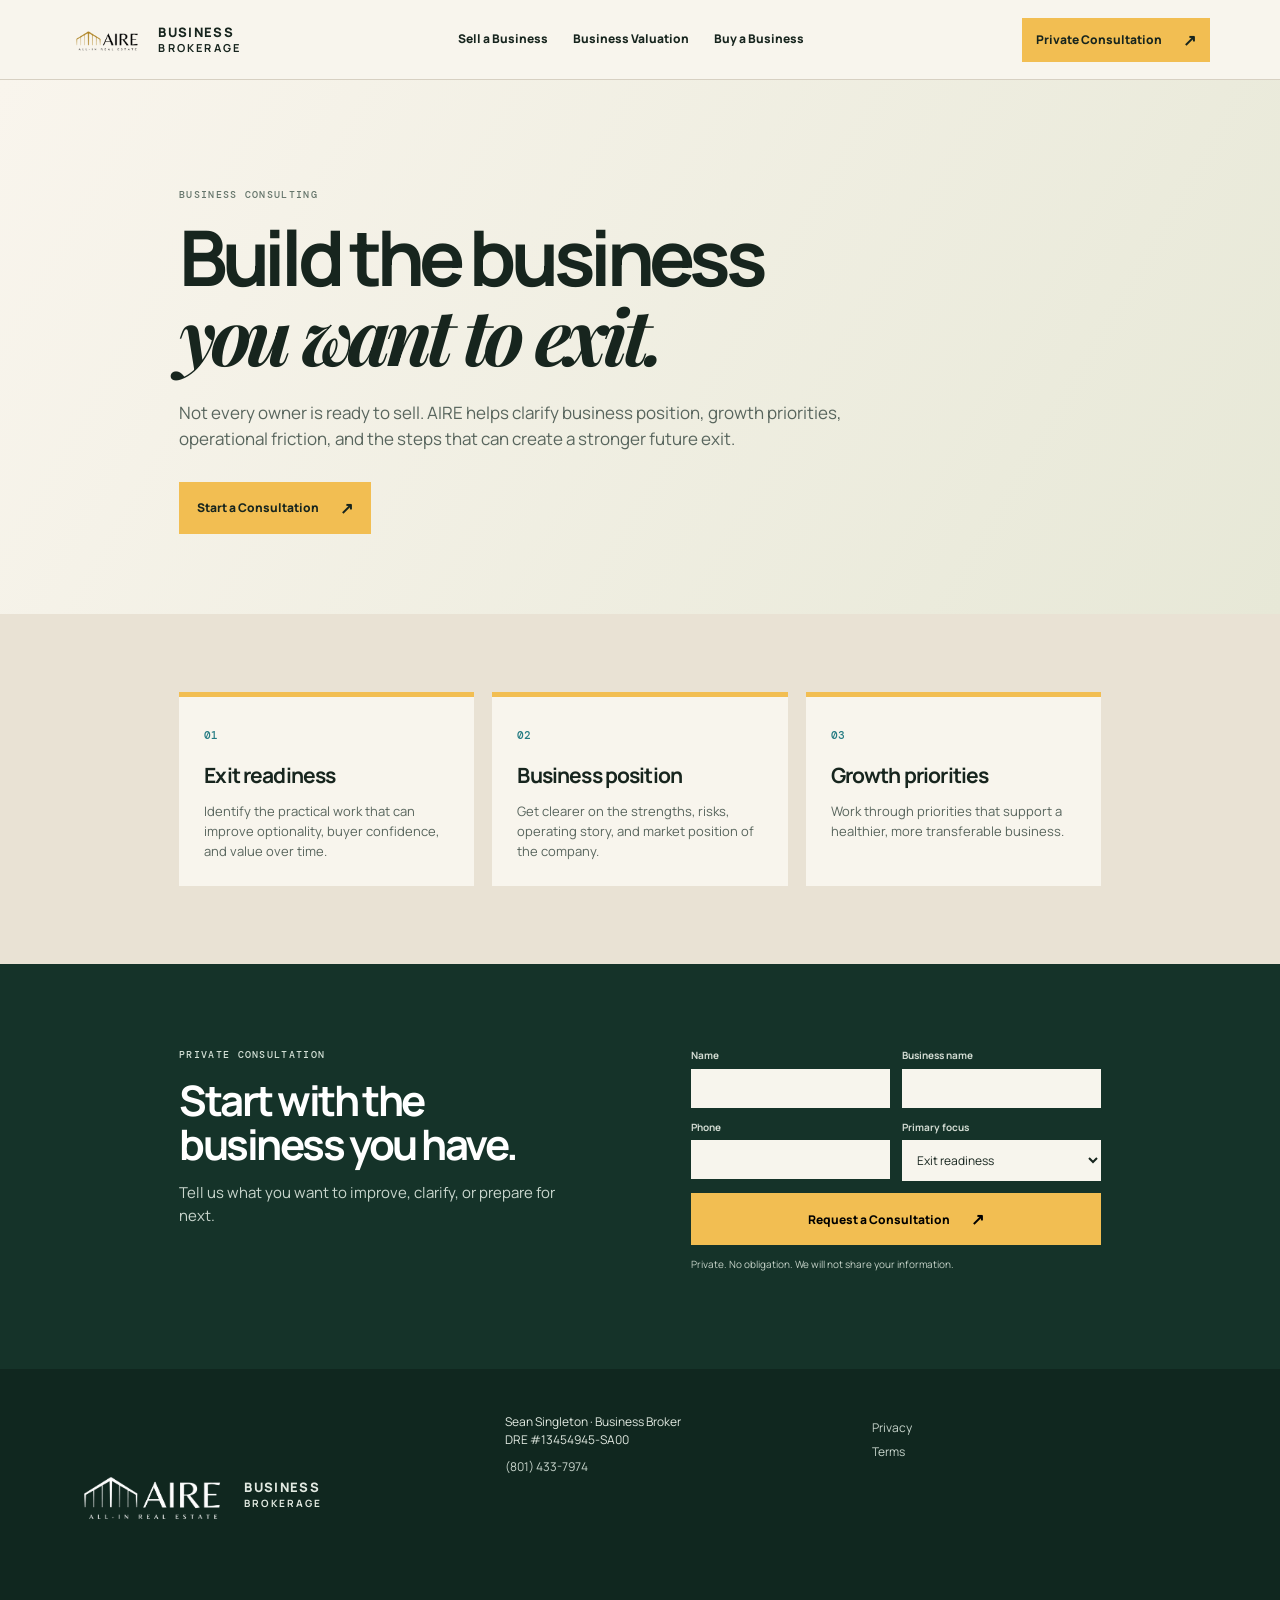
<file: business-consulting.html>
<!doctype html>
<html lang="en">
  <head><meta charset="utf-8" /><meta name="viewport" content="width=device-width, initial-scale=1" /><title>Business Consulting | AIRE Business Brokerage</title><meta name="description" content="Business consulting for owners planning growth, operational improvements, or a future exit." /><link rel="stylesheet" href="styles.css" /></head>
  <body>
    <script src="intake.js" defer></script>
    <header class="site-header"><a class="brand" href="index.html"><img src="assets/aire-logo-transparent-v2.png" alt="AIRE" /><span>BUSINESS<br /><b>BROKERAGE</b></span></a><nav><a href="sell-a-business.html">Sell a Business</a><a href="business-valuation.html">Business Valuation</a><a href="buy-a-business.html">Buy a Business</a></nav><a class="button button-small" href="#consult">Private Consultation <span>↗</span></a></header>
    <main class="conversion-page"><section class="page-hero"><p class="eyebrow">BUSINESS CONSULTING</p><h1>Build the business<br /><em>you want to exit.</em></h1><p>Not every owner is ready to sell. AIRE helps clarify business position, growth priorities, operational friction, and the steps that can create a stronger future exit.</p><a class="button" href="#consult">Start a Consultation <span>↗</span></a></section><section class="page-grid"><article><span>01</span><h2>Exit readiness</h2><p>Identify the practical work that can improve optionality, buyer confidence, and value over time.</p></article><article><span>02</span><h2>Business position</h2><p>Get clearer on the strengths, risks, operating story, and market position of the company.</p></article><article><span>03</span><h2>Growth priorities</h2><p>Work through priorities that support a healthier, more transferable business.</p></article></section><section class="form-panel" id="consult"><div><p class="eyebrow">PRIVATE CONSULTATION</p><h2>Start with the business you have.</h2><p>Tell us what you want to improve, clarify, or prepare for next.</p></div><form action="mailto:saltlakesingleton@gmail.com" method="post" enctype="text/plain"><label>Name<input required name="Name" /></label><label>Business name<input required name="Business name" /></label><label>Phone<input required name="Phone" type="tel" /></label><label>Primary focus<select name="Focus"><option>Exit readiness</option><option>Business position</option><option>Growth strategy</option><option>Other</option></select></label><button class="button" type="submit">Request a Consultation <span>↗</span></button><small>Private. No obligation. We will not share your information.</small></form></section></main>
    <footer><div class="footer-brand"><div class="brand"><img src="assets/aire-logo-transparent-v2.png" alt="AIRE" /><span>BUSINESS<br /><b>BROKERAGE</b></span></div></div><div class="footer-contact"><p>Sean Singleton · Business Broker<br /><span class="license">DRE #13454945-SA00</span></p><a href="tel:+18014337974">(801) 433-7974</a></div><div><a href="privacy.html">Privacy</a><a href="terms.html">Terms</a></div></footer>
  </body>
</html>
</file>
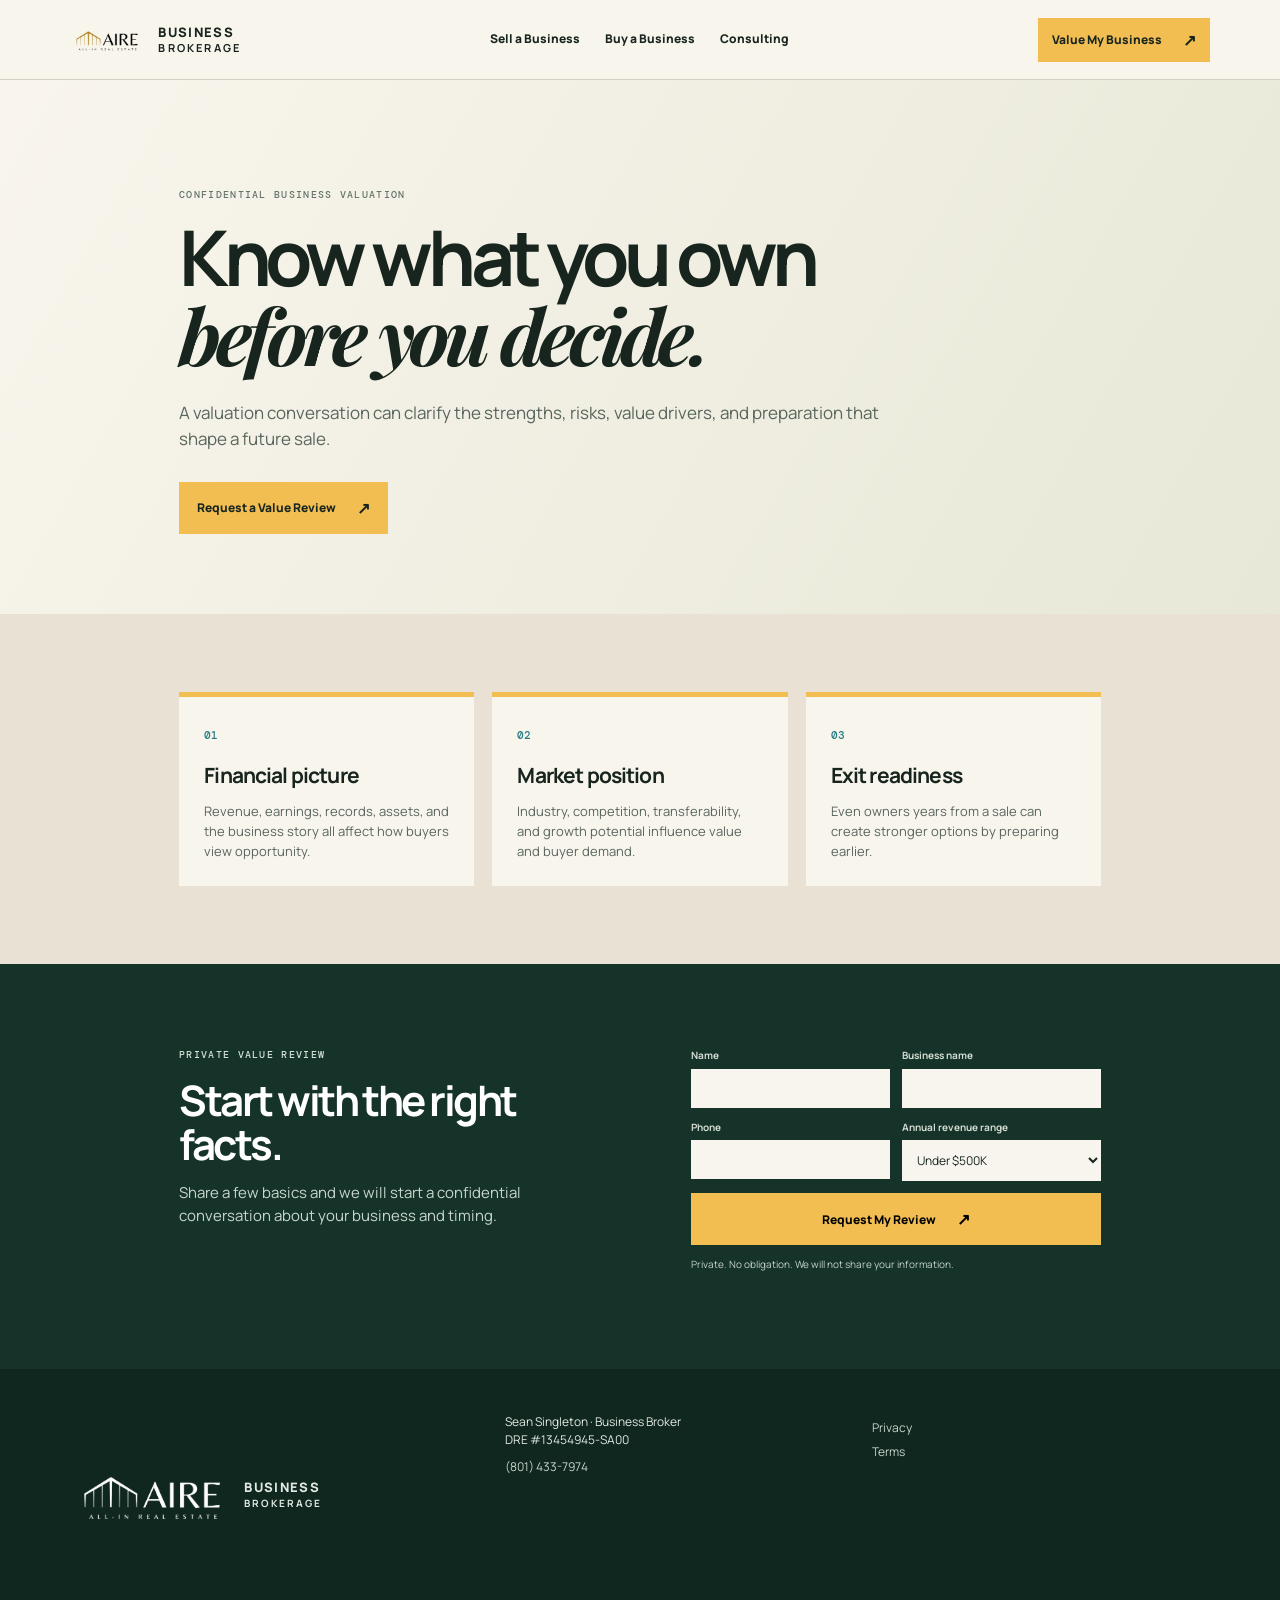
<file: business-valuation.html>
<!doctype html>
<html lang="en">
  <head><meta charset="utf-8" /><meta name="viewport" content="width=device-width, initial-scale=1" /><title>Business Valuation | AIRE Business Brokerage</title><meta name="description" content="Request a confidential business value review from AIRE Business Brokerage." /><link rel="stylesheet" href="styles.css" /></head>
  <body>
    <script src="intake.js" defer></script>
    <header class="site-header"><a class="brand" href="index.html"><img src="assets/aire-logo-transparent-v2.png" alt="AIRE" /><span>BUSINESS<br /><b>BROKERAGE</b></span></a><nav><a href="sell-a-business.html">Sell a Business</a><a href="buy-a-business.html">Buy a Business</a><a href="business-consulting.html">Consulting</a></nav><a class="button button-small" href="#value-review">Value My Business <span>↗</span></a></header>
    <main class="conversion-page"><section class="page-hero"><p class="eyebrow">CONFIDENTIAL BUSINESS VALUATION</p><h1>Know what you own<br /><em>before you decide.</em></h1><p>A valuation conversation can clarify the strengths, risks, value drivers, and preparation that shape a future sale.</p><a class="button" href="#value-review">Request a Value Review <span>↗</span></a></section><section class="page-grid"><article><span>01</span><h2>Financial picture</h2><p>Revenue, earnings, records, assets, and the business story all affect how buyers view opportunity.</p></article><article><span>02</span><h2>Market position</h2><p>Industry, competition, transferability, and growth potential influence value and buyer demand.</p></article><article><span>03</span><h2>Exit readiness</h2><p>Even owners years from a sale can create stronger options by preparing earlier.</p></article></section><section class="form-panel" id="value-review"><div><p class="eyebrow">PRIVATE VALUE REVIEW</p><h2>Start with the right facts.</h2><p>Share a few basics and we will start a confidential conversation about your business and timing.</p></div><form action="mailto:saltlakesingleton@gmail.com" method="post" enctype="text/plain"><label>Name<input required name="Name" /></label><label>Business name<input required name="Business name" /></label><label>Phone<input required name="Phone" type="tel" /></label><label>Annual revenue range<select name="Revenue range"><option>Under $500K</option><option>$500K–$1M</option><option>$1M–$5M</option><option>$5M+</option></select></label><button class="button" type="submit">Request My Review <span>↗</span></button><small>Private. No obligation. We will not share your information.</small></form></section></main>
    <footer><div class="footer-brand"><div class="brand"><img src="assets/aire-logo-transparent-v2.png" alt="AIRE" /><span>BUSINESS<br /><b>BROKERAGE</b></span></div></div><div class="footer-contact"><p>Sean Singleton · Business Broker<br /><span class="license">DRE #13454945-SA00</span></p><a href="tel:+18014337974">(801) 433-7974</a></div><div><a href="privacy.html">Privacy</a><a href="terms.html">Terms</a></div></footer>
  </body>
</html>
</file>
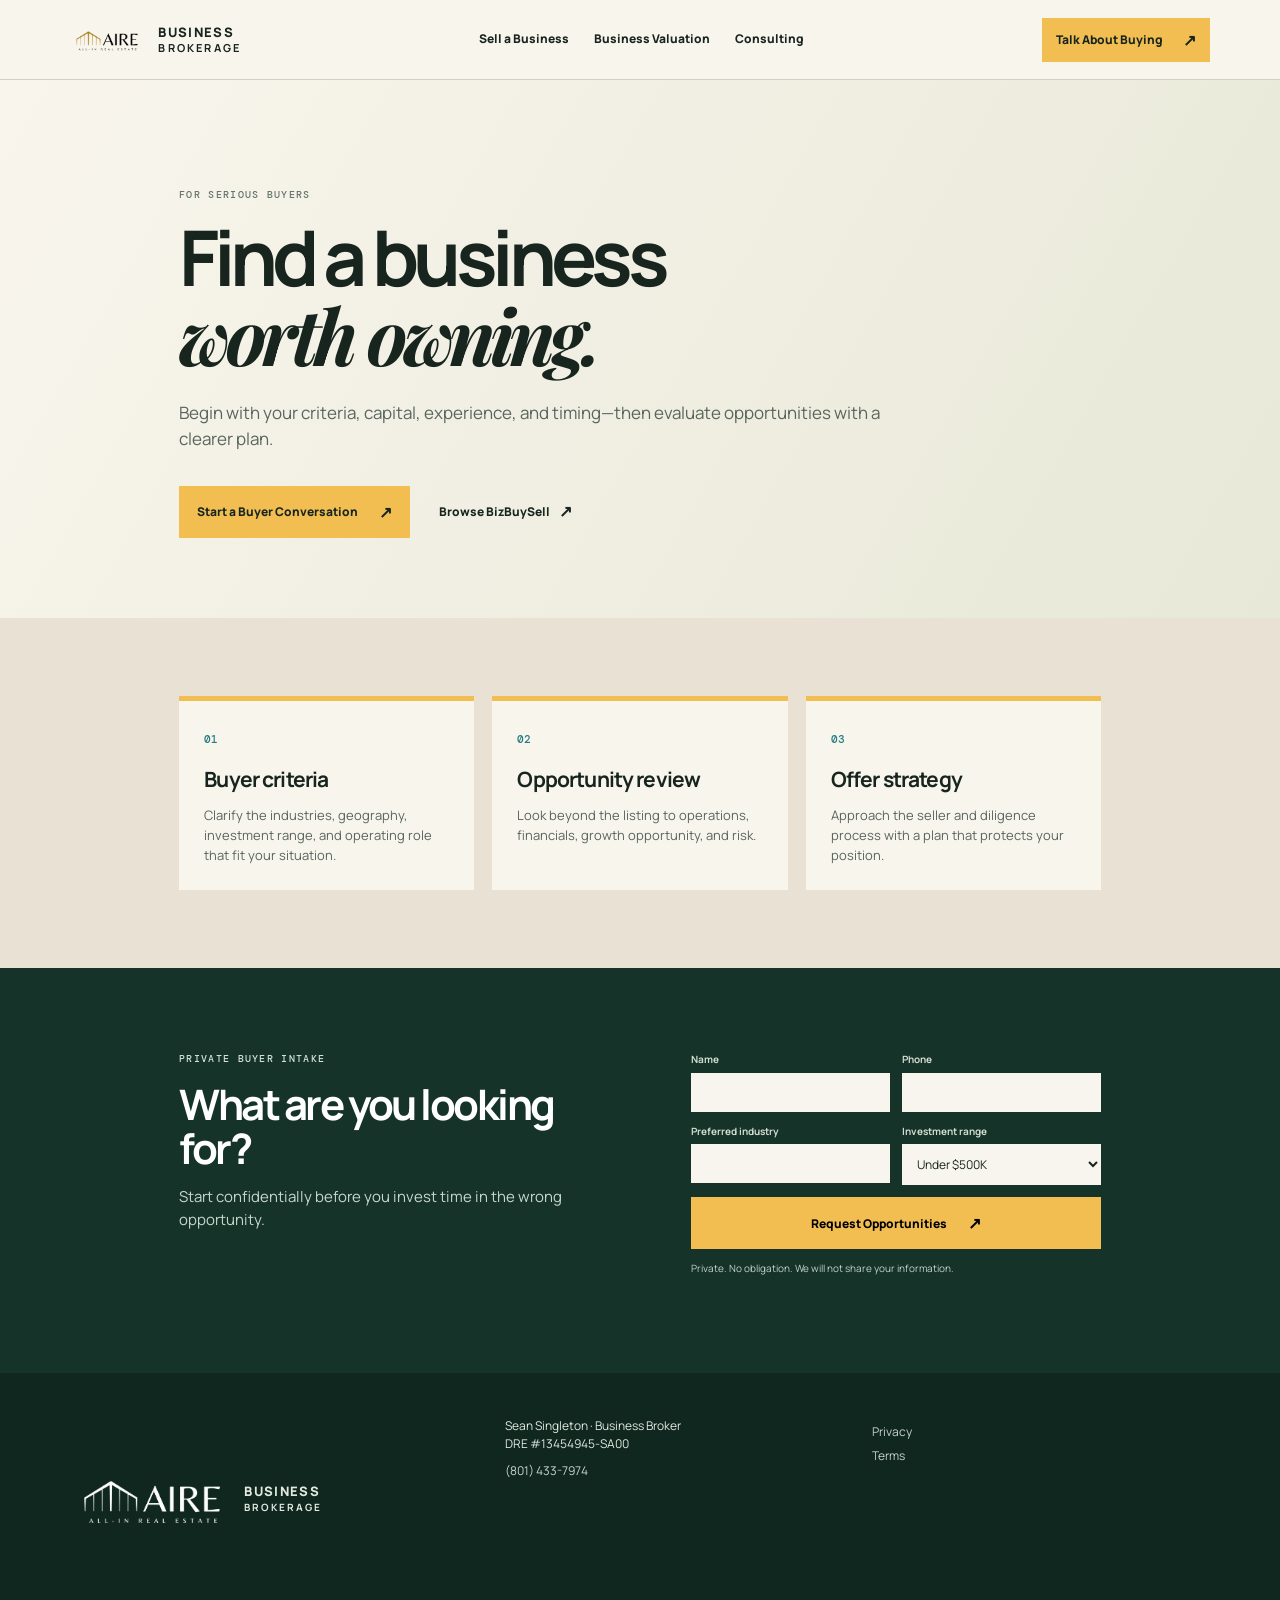
<file: buy-a-business.html>
<!doctype html>
<html lang="en">
  <head><meta charset="utf-8" /><meta name="viewport" content="width=device-width, initial-scale=1" /><title>Buy a Business | AIRE Business Brokerage</title><meta name="description" content="Start a confidential buyer conversation with AIRE Business Brokerage." /><link rel="stylesheet" href="styles.css" /></head>
  <body>
    <script src="intake.js" defer></script>
    <header class="site-header"><a class="brand" href="index.html"><img src="assets/aire-logo-transparent-v2.png" alt="AIRE" /><span>BUSINESS<br /><b>BROKERAGE</b></span></a><nav><a href="sell-a-business.html">Sell a Business</a><a href="business-valuation.html">Business Valuation</a><a href="business-consulting.html">Consulting</a></nav><a class="button button-small" href="#buyer-call">Talk About Buying <span>↗</span></a></header>
    <main class="conversion-page"><section class="page-hero"><p class="eyebrow">FOR SERIOUS BUYERS</p><h1>Find a business<br /><em>worth owning.</em></h1><p>Begin with your criteria, capital, experience, and timing—then evaluate opportunities with a clearer plan.</p><div class="hero-actions"><a class="button" href="#buyer-call">Start a Buyer Conversation <span>↗</span></a><a class="text-link" href="https://www.bizbuysell.com/" target="_blank" rel="noreferrer">Browse BizBuySell <span>↗</span></a></div></section><section class="page-grid"><article><span>01</span><h2>Buyer criteria</h2><p>Clarify the industries, geography, investment range, and operating role that fit your situation.</p></article><article><span>02</span><h2>Opportunity review</h2><p>Look beyond the listing to operations, financials, growth opportunity, and risk.</p></article><article><span>03</span><h2>Offer strategy</h2><p>Approach the seller and diligence process with a plan that protects your position.</p></article></section><section class="form-panel" id="buyer-call"><div><p class="eyebrow">PRIVATE BUYER INTAKE</p><h2>What are you looking for?</h2><p>Start confidentially before you invest time in the wrong opportunity.</p></div><form action="mailto:saltlakesingleton@gmail.com" method="post" enctype="text/plain"><label>Name<input required name="Name" /></label><label>Phone<input required name="Phone" type="tel" /></label><label>Preferred industry<input name="Industry" /></label><label>Investment range<select name="Investment range"><option>Under $500K</option><option>$500K–$1M</option><option>$1M–$5M</option><option>$5M+</option></select></label><button class="button" type="submit">Request Opportunities <span>↗</span></button><small>Private. No obligation. We will not share your information.</small></form></section></main>
    <footer><div class="footer-brand"><div class="brand"><img src="assets/aire-logo-transparent-v2.png" alt="AIRE" /><span>BUSINESS<br /><b>BROKERAGE</b></span></div></div><div class="footer-contact"><p>Sean Singleton · Business Broker<br /><span class="license">DRE #13454945-SA00</span></p><a href="tel:+18014337974">(801) 433-7974</a></div><div><a href="privacy.html">Privacy</a><a href="terms.html">Terms</a></div></footer>
  </body>
</html>
</file>
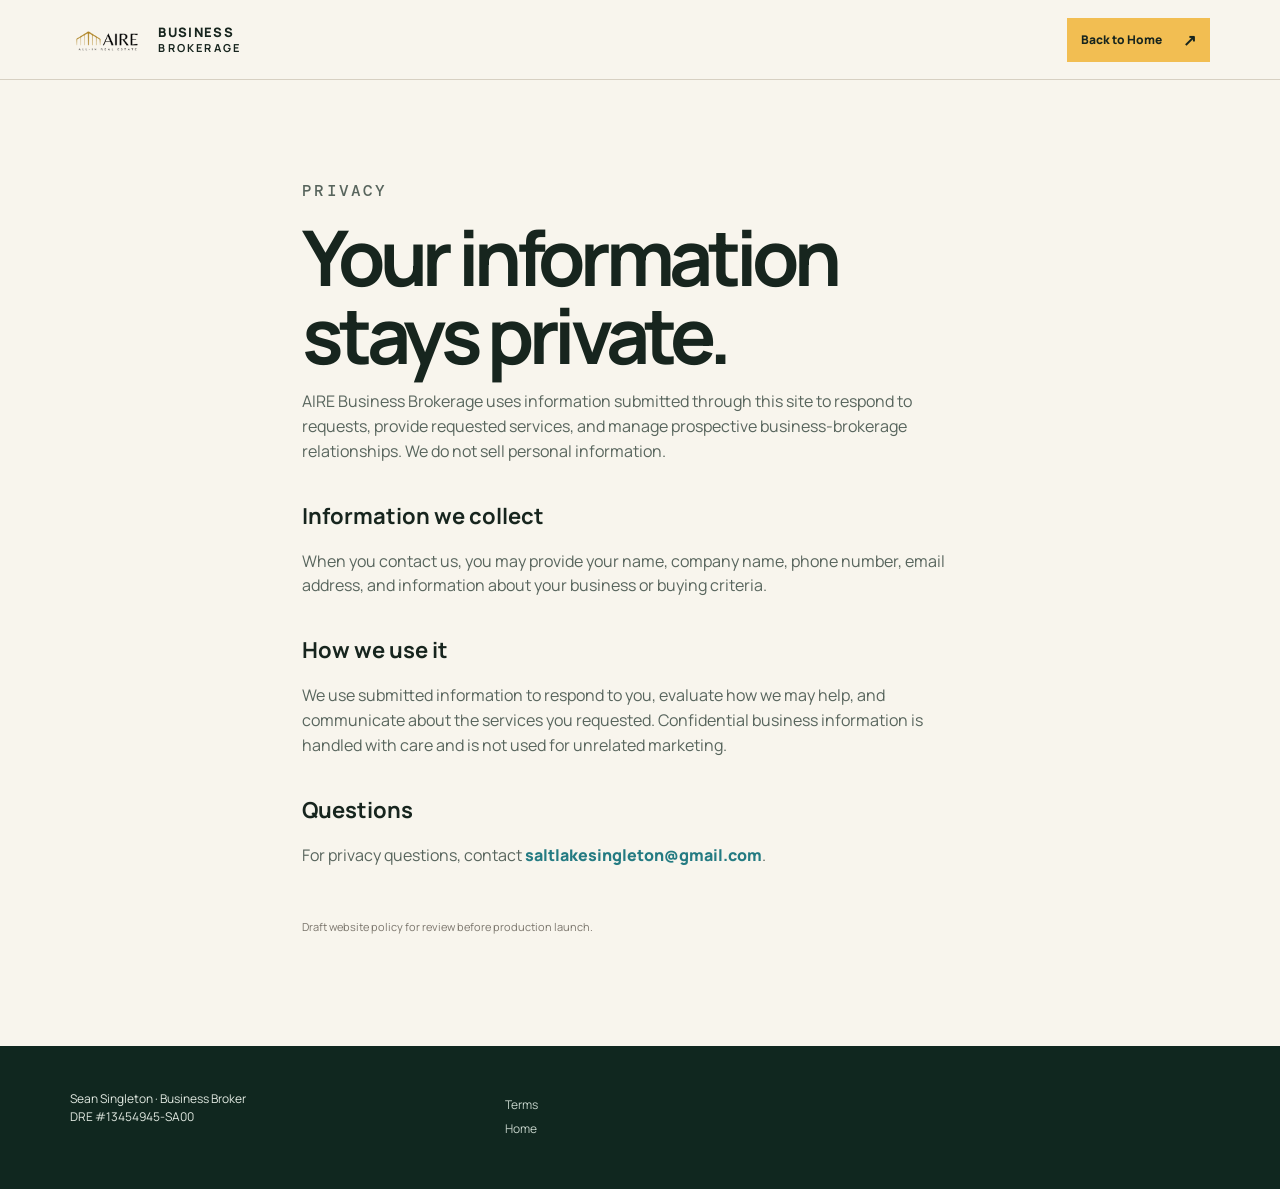
<file: privacy.html>
<!doctype html>
<html lang="en"><head><meta charset="utf-8" /><meta name="viewport" content="width=device-width, initial-scale=1" /><title>Privacy | AIRE Business Brokerage</title><link rel="stylesheet" href="styles.css" /></head><body><header class="site-header"><a class="brand" href="index.html"><img src="assets/aire-logo-transparent-v2.png" alt="AIRE" /><span>BUSINESS<br /><b>BROKERAGE</b></span></a><a class="button button-small" href="index.html">Back to Home <span>↗</span></a></header><main class="legal-page"><p class="eyebrow">PRIVACY</p><h1>Your information stays private.</h1><p>AIRE Business Brokerage uses information submitted through this site to respond to requests, provide requested services, and manage prospective business-brokerage relationships. We do not sell personal information.</p><h2>Information we collect</h2><p>When you contact us, you may provide your name, company name, phone number, email address, and information about your business or buying criteria.</p><h2>How we use it</h2><p>We use submitted information to respond to you, evaluate how we may help, and communicate about the services you requested. Confidential business information is handled with care and is not used for unrelated marketing.</p><h2>Questions</h2><p>For privacy questions, contact <a href="mailto:saltlakesingleton@gmail.com">saltlakesingleton@gmail.com</a>.</p><p class="legal-note">Draft website policy for review before production launch.</p></main><footer><div class="footer-contact"><p>Sean Singleton · Business Broker<br /><span class="license">DRE #13454945-SA00</span></p></div><div><a href="terms.html">Terms</a><a href="index.html">Home</a></div></footer></body></html>
</file>
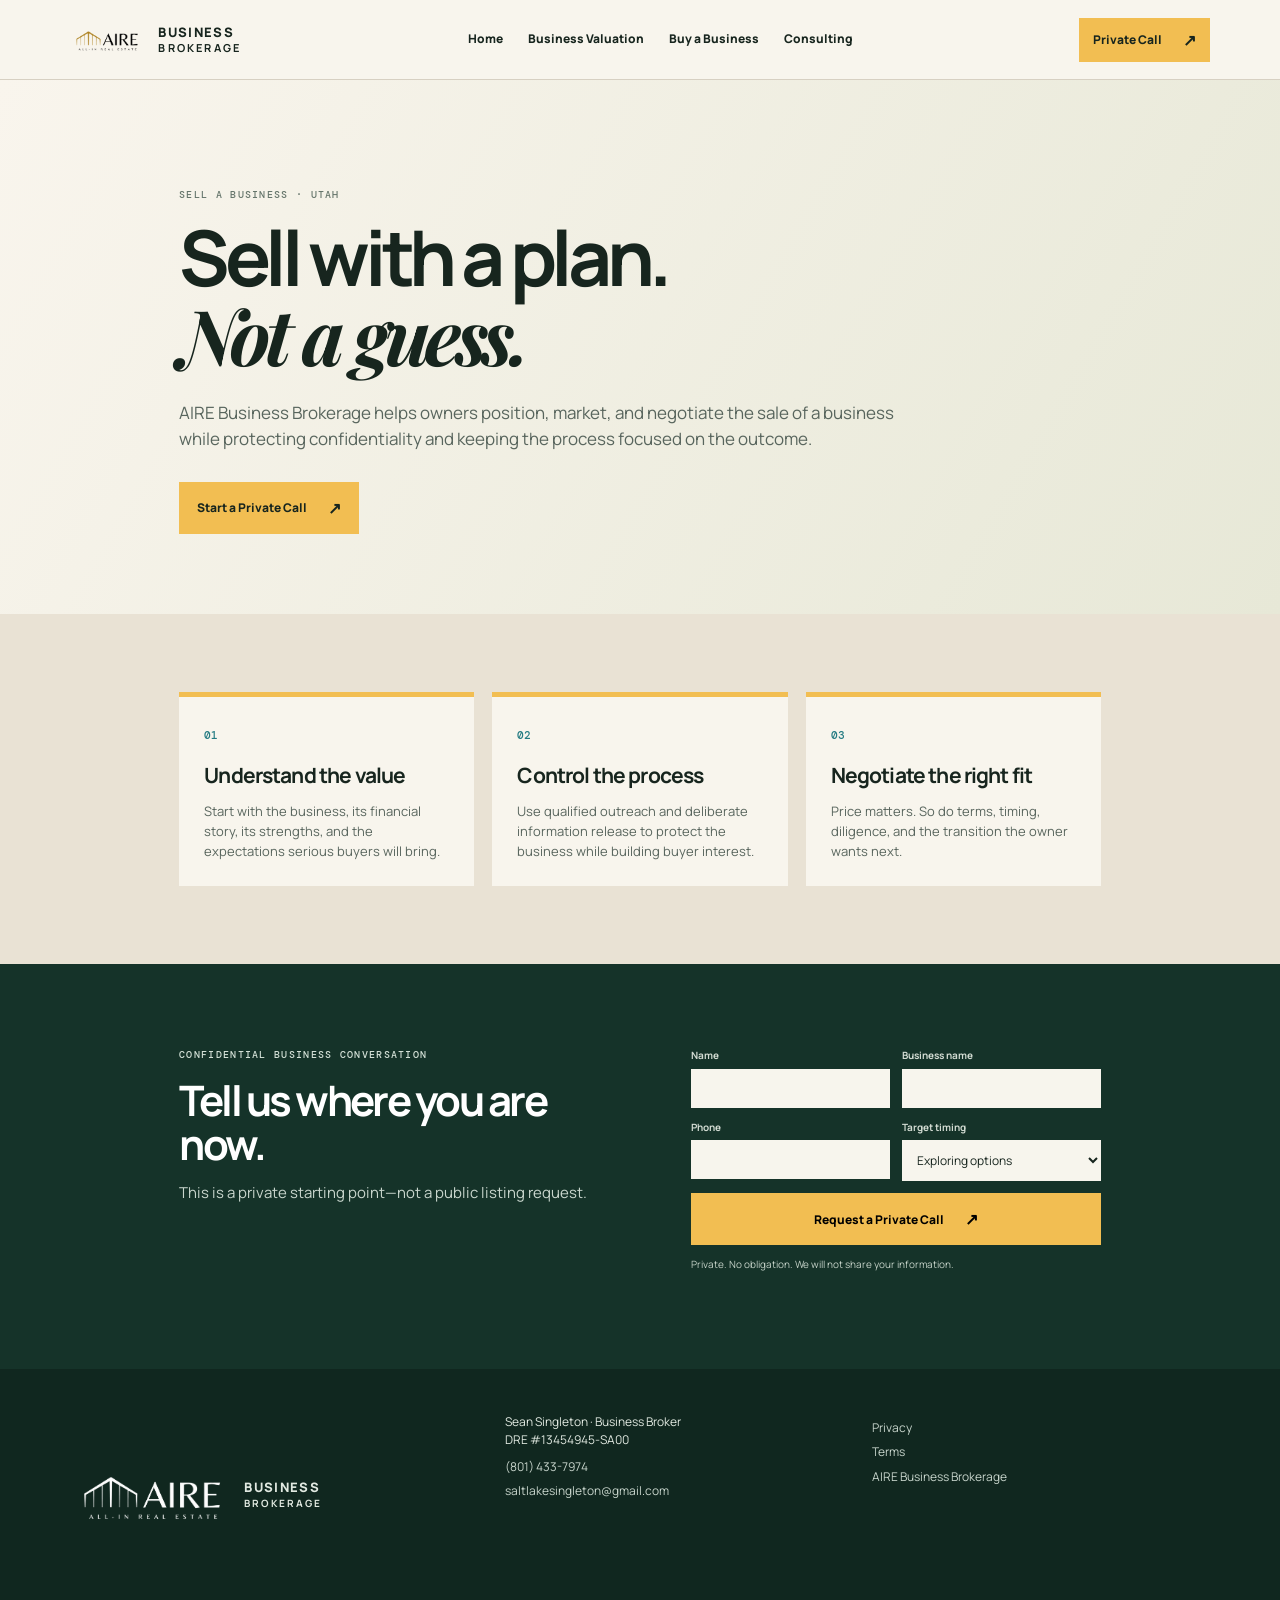
<file: sell-a-business.html>
<!doctype html>
<html lang="en">
  <head>
    <meta charset="utf-8" />
    <meta name="viewport" content="width=device-width, initial-scale=1" />
    <title>Sell a Business | AIRE Business Brokerage</title>
    <meta name="description" content="Start a confidential conversation about selling your Utah business with AIRE Business Brokerage." />
    <link rel="stylesheet" href="styles.css" />
  </head>
  <body>
    <script src="intake.js" defer></script>
    <header class="site-header"><a class="brand" href="index.html"><img src="assets/aire-logo-transparent-v2.png" alt="AIRE" /><span>BUSINESS<br /><b>BROKERAGE</b></span></a><nav><a href="index.html">Home</a><a href="business-valuation.html">Business Valuation</a><a href="buy-a-business.html">Buy a Business</a><a href="business-consulting.html">Consulting</a></nav><a class="button button-small" href="#private-call">Private Call <span>↗</span></a></header>
    <main class="conversion-page">
      <section class="page-hero"><p class="eyebrow">SELL A BUSINESS · UTAH</p><h1>Sell with a plan.<br /><em>Not a guess.</em></h1><p>AIRE Business Brokerage helps owners position, market, and negotiate the sale of a business while protecting confidentiality and keeping the process focused on the outcome.</p><a class="button" href="#private-call">Start a Private Call <span>↗</span></a></section>
      <section class="page-grid"><article><span>01</span><h2>Understand the value</h2><p>Start with the business, its financial story, its strengths, and the expectations serious buyers will bring.</p></article><article><span>02</span><h2>Control the process</h2><p>Use qualified outreach and deliberate information release to protect the business while building buyer interest.</p></article><article><span>03</span><h2>Negotiate the right fit</h2><p>Price matters. So do terms, timing, diligence, and the transition the owner wants next.</p></article></section>
      <section class="form-panel" id="private-call"><div><p class="eyebrow">CONFIDENTIAL BUSINESS CONVERSATION</p><h2>Tell us where you are now.</h2><p>This is a private starting point—not a public listing request.</p></div><form action="mailto:saltlakesingleton@gmail.com" method="post" enctype="text/plain"><label>Name<input required name="Name" /></label><label>Business name<input required name="Business name" /></label><label>Phone<input required name="Phone" type="tel" /></label><label>Target timing<select name="Timing"><option>Exploring options</option><option>Within 12 months</option><option>Ready to sell now</option></select></label><button class="button" type="submit">Request a Private Call <span>↗</span></button><small>Private. No obligation. We will not share your information.</small></form></section>
    </main>
    <footer><div class="footer-brand"><div class="brand"><img src="assets/aire-logo-transparent-v2.png" alt="AIRE" /><span>BUSINESS<br /><b>BROKERAGE</b></span></div></div><div class="footer-contact"><p>Sean Singleton · Business Broker<br /><span class="license">DRE #13454945-SA00</span></p><a href="tel:+18014337974">(801) 433-7974</a><a href="mailto:saltlakesingleton@gmail.com">saltlakesingleton@gmail.com</a></div><div><a href="privacy.html">Privacy</a><a href="terms.html">Terms</a><a href="index.html">AIRE Business Brokerage</a></div></footer>
  </body>
</html>
</file>
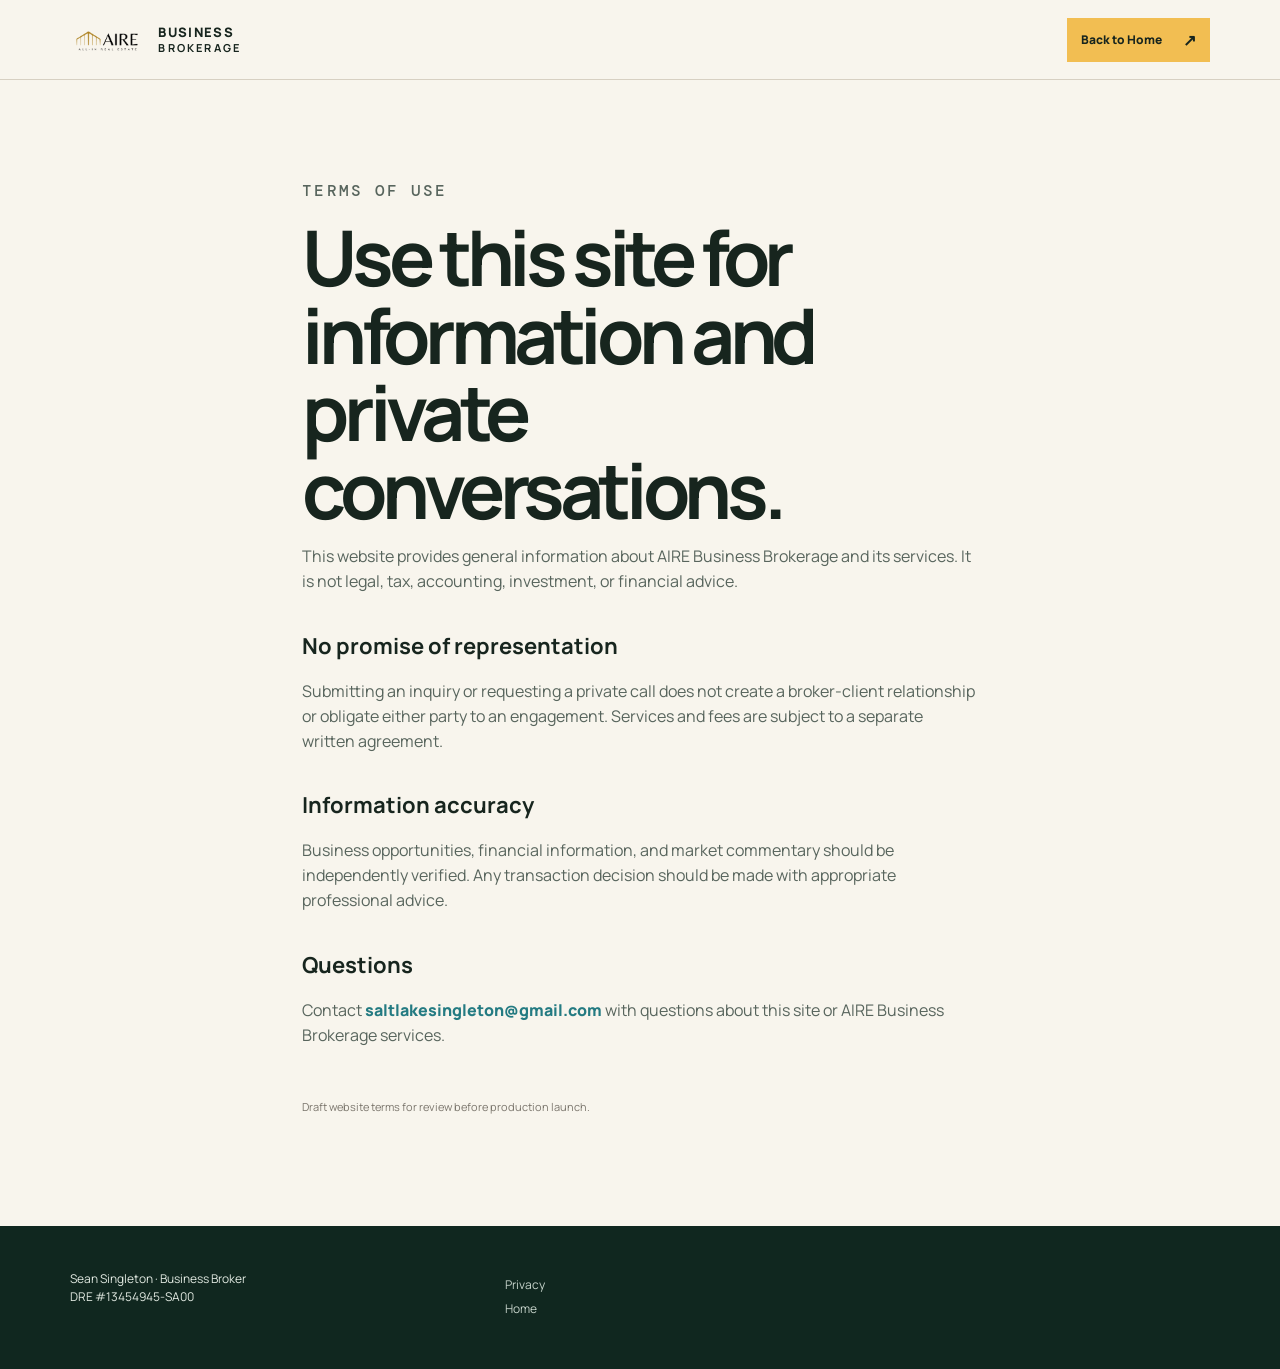
<file: terms.html>
<!doctype html>
<html lang="en"><head><meta charset="utf-8" /><meta name="viewport" content="width=device-width, initial-scale=1" /><title>Terms | AIRE Business Brokerage</title><link rel="stylesheet" href="styles.css" /></head><body><header class="site-header"><a class="brand" href="index.html"><img src="assets/aire-logo-transparent-v2.png" alt="AIRE" /><span>BUSINESS<br /><b>BROKERAGE</b></span></a><a class="button button-small" href="index.html">Back to Home <span>↗</span></a></header><main class="legal-page"><p class="eyebrow">TERMS OF USE</p><h1>Use this site for information and private conversations.</h1><p>This website provides general information about AIRE Business Brokerage and its services. It is not legal, tax, accounting, investment, or financial advice.</p><h2>No promise of representation</h2><p>Submitting an inquiry or requesting a private call does not create a broker-client relationship or obligate either party to an engagement. Services and fees are subject to a separate written agreement.</p><h2>Information accuracy</h2><p>Business opportunities, financial information, and market commentary should be independently verified. Any transaction decision should be made with appropriate professional advice.</p><h2>Questions</h2><p>Contact <a href="mailto:saltlakesingleton@gmail.com">saltlakesingleton@gmail.com</a> with questions about this site or AIRE Business Brokerage services.</p><p class="legal-note">Draft website terms for review before production launch.</p></main><footer><div class="footer-contact"><p>Sean Singleton · Business Broker<br /><span class="license">DRE #13454945-SA00</span></p></div><div><a href="privacy.html">Privacy</a><a href="index.html">Home</a></div></footer></body></html>
</file>
<file: styles.css>
@import url('https://fonts.googleapis.com/css2?family=DM+Mono:wght@400;500&family=Manrope:wght@400;500;600;700;800&family=Playfair+Display:ital,wght@0,600;0,700;1,600;1,700&display=swap');
:root{--ink:#17251e;--deep:#153329;--cream:#f8f5ed;--sand:#e9e2d4;--gold:#f2be52;--orange:#d95d39;--line:#d7d0c2;--muted:#58655d}*{box-sizing:border-box}html{scroll-behavior:smooth}body{margin:0;color:var(--ink);font:15px/1.55 Manrope,Arial,sans-serif;background:var(--cream)}a{text-decoration:none;color:inherit}.site-header{height:80px;position:sticky;top:0;z-index:4;background:rgba(248,245,237,.97);border-bottom:1px solid var(--line);padding:0 5.5vw;display:flex;align-items:center;justify-content:space-between;gap:25px}.brand{display:flex;align-items:center;gap:10px;font-size:11px;line-height:1.1;font-weight:800;letter-spacing:.12em}.brand b{font-size:10px;letter-spacing:.2em}.mark{width:37px;height:37px;display:grid;place-items:center;background:var(--orange);color:#fff;font-size:10px;border-radius:50%;letter-spacing:-.08em;font-weight:800}.site-header nav{display:flex;gap:25px;font-size:12px;font-weight:800}.site-header nav a:hover,.text-link:hover{color:var(--orange)}.button{border:0;cursor:pointer;background:var(--gold);font:800 12px Manrope,sans-serif;padding:15px 18px;display:inline-flex;align-items:center;justify-content:center;gap:21px;transition:transform .2s,background .2s}.button:hover{background:#ffd170;transform:translateY(-2px)}.button-small{padding:11px 14px}.text-link{font-weight:800;font-size:12px;display:inline-flex;gap:9px;align-items:center}.text-link span,.button span{font-size:16px}.hero{padding:82px 5.5vw 73px;min-height:680px;display:grid;grid-template-columns:1.07fr .93fr;gap:9vw;background:radial-gradient(circle at 83% 14%,#efe2b7 0,#efe2b700 28%),linear-gradient(120deg,#f9f5ed,#e7e8d7)}.eyebrow{font:500 10px 'DM Mono',monospace;letter-spacing:.13em;color:#65756b;margin:0 0 17px}.hero h1,.intro h2,.dark-section h2,.buy-section h2,.proof-section h2,.faq h2,.cta h2{font-size:clamp(41px,5.1vw,73px);letter-spacing:-.06em;line-height:1.02;margin:0}.hero h1 em{font-family:'Playfair Display',Georgia,serif}.hero-copy>p:not(.eyebrow){font-size:17px;max-width:620px;color:#46574d;margin:27px 0}.hero-actions{display:flex;align-items:center;gap:29px;margin-top:33px}.hero-proof{display:flex;gap:22px;flex-wrap:wrap;margin-top:87px;font:500 10px 'DM Mono',monospace;letter-spacing:.11em}.hero-proof span{border-top:1px solid var(--ink);padding-top:8px}.valuation-card{align-self:center;background:var(--deep);color:#fff;padding:35px 38px;box-shadow:14px 14px 0 var(--orange)}.valuation-card .eyebrow{color:#c6d6c9}.valuation-card h2{font-size:30px;line-height:1.1;letter-spacing:-.04em;margin:0}.valuation-card>p:not(.eyebrow){font-size:13px;color:#c8d4cb}.valuation-card form{display:grid;grid-template-columns:1fr 1fr;gap:12px;margin-top:21px}.valuation-card label{font-size:10px;font-weight:700;color:#d2dbd2}.valuation-card input,.valuation-card select{width:100%;display:block;margin-top:5px;border:0;border-radius:0;padding:10px;background:#f7f5ed;color:var(--ink);font:12px Manrope}.valuation-card form button{grid-column:1/-1;margin-top:4px}.valuation-card small{display:block;margin-top:13px;color:#b9c9bd;font-size:10px}.trust-bar{background:var(--orange);padding:23px 5.5vw;color:#1c261f;display:grid;grid-template-columns:repeat(3,1fr);gap:35px}.trust-bar div{border-left:1px solid rgba(0,0,0,.4);padding-left:15px}.trust-bar b{display:block;font-size:13px}.trust-bar span{font-size:11px}.intro{padding:116px 5.5vw}.intro-grid{display:grid;grid-template-columns:1.1fr .9fr;gap:10vw}.intro h2{font-size:52px}.intro-grid div>p{font-size:17px;color:var(--muted);margin:0 0 24px}.steps{display:grid;grid-template-columns:repeat(4,1fr);border-top:1px solid var(--line);margin-top:63px}.steps article{padding:23px 22px 5px 0;border-bottom:1px solid var(--line)}.steps article:not(:last-child){margin-right:24px}.steps b,.feature-grid span{font:500 11px 'DM Mono';color:var(--orange)}.steps h3{font-size:16px;margin:12px 0 6px}.steps p{font-size:12px;color:var(--muted);margin:0}.dark-section{background:var(--deep);color:white;padding:107px 5.5vw}.dark-section .eyebrow{color:#c2d3c3}.split{display:grid;grid-template-columns:1.15fr .85fr;gap:10vw;align-items:end}.split h2{font-size:55px}.split p{font-size:17px;color:#c5d1c8;margin:0}.feature-grid{margin-top:60px;display:grid;grid-template-columns:repeat(4,1fr);gap:18px}.feature-grid article{border-top:1px solid #66776c;padding-top:19px}.feature-grid h3{font-size:15px;margin:13px 0 8px}.feature-grid p{color:#b7c6ba;font-size:12px;margin:0}.buy-section{padding:112px 5.5vw;display:grid;grid-template-columns:1.1fr .9fr;gap:10vw;background:#e4e7dc}.buy-section h2{font-size:54px}.buy-section>div>p:not(.eyebrow){font-size:16px;max-width:590px;color:var(--muted);margin:22px 0 28px}.buy-section aside{padding:32px;background:var(--cream);border-top:6px solid var(--gold)}.buy-section aside>p{font:500 10px 'DM Mono';letter-spacing:.12em}.buy-section aside h3{font-size:26px;line-height:1.1;letter-spacing:-.04em;margin:22px 0}.buy-section ul{list-style:none;padding:0;margin:0}.buy-section li{padding:11px 0;border-top:1px solid var(--line);font-size:12px;font-weight:700}.buy-section li:before{content:'↗';color:var(--orange);margin-right:10px}.proof-section{padding:112px 5.5vw}.proof-section h2{font-size:52px;max-width:920px}.proof-grid{margin-top:55px;display:grid;grid-template-columns:repeat(3,1fr);gap:22px}.proof-grid article{padding:27px;background:var(--sand)}.proof-grid b{font-size:19px}.proof-grid p{font-size:13px;color:var(--muted)}.faq{padding:110px 16vw;background:#f1eee7}.faq h2{font-size:54px;margin-bottom:42px}.faq details{border-top:1px solid #beb9ae;padding:18px 0}.faq details:last-child{border-bottom:1px solid #beb9ae}.faq summary{cursor:pointer;font-size:16px;font-weight:800;list-style:none;display:flex;justify-content:space-between}.faq summary:after{content:'+';color:var(--orange);font-size:22px}.faq details[open] summary:after{content:'–'}.faq details p{max-width:780px;color:var(--muted);font-size:13px}.cta{text-align:center;padding:125px 5.5vw;background:var(--orange)}.cta .eyebrow{color:#35271d}.cta h2{font-size:62px}.cta>p:not(.eyebrow){font-size:16px}.cta div{display:flex;justify-content:center;align-items:center;gap:27px;margin-top:28px}footer{padding:44px 5.5vw;background:#10271f;color:#e1e9e1;display:grid;grid-template-columns:1.2fr 1fr 1fr;gap:30px;font-size:12px}footer a{display:block;margin:6px 0;color:#c7d4cb}footer a:hover{color:var(--gold)}footer p{margin:0 0 8px}
@media(max-width:850px){.site-header{padding:0 5vw}.site-header nav,.button-small{display:none}.hero,.intro-grid,.split,.buy-section{grid-template-columns:1fr;gap:45px}.hero,.intro,.dark-section,.buy-section,.proof-section,.cta{padding-left:5vw;padding-right:5vw}.hero{padding-top:60px}.valuation-card{padding:28px 23px}.hero-proof{margin-top:50px}.trust-bar{grid-template-columns:1fr;padding:22px 5vw;gap:15px}.steps,.feature-grid,.proof-grid{grid-template-columns:1fr 1fr}.steps article:not(:last-child){margin-right:0}.faq{padding:75px 5vw}.hero h1,.intro h2,.dark-section h2,.buy-section h2,.proof-section h2,.faq h2,.cta h2{font-size:41px}.cta div,.hero-actions{flex-wrap:wrap}footer{grid-template-columns:1fr;padding:36px 5vw}}
.brand img{width:74px;height:74px;object-fit:contain;flex:0 0 auto}.site-header .brand{gap:14px}.site-header .brand span{font-size:13px}.site-header .brand b{font-size:11px}footer .brand img{width:82px;height:82px}footer .brand span{font-size:13px}
.google-link{margin-top:26px;display:inline-flex;align-items:center;gap:10px;font-size:12px;font-weight:800;color:var(--deep);border-bottom:2px solid var(--orange);padding-bottom:5px}.google-link span{font-size:16px}.google-link img,.footer-google img{width:17px;height:17px;object-fit:contain}.footer-google{display:flex;align-items:center;gap:7px}.footer-brand{display:flex;flex-direction:column;align-items:flex-start;gap:13px}.footer-contact .ibba-badge{display:block;margin-top:16px}.ibba-badge img{display:block;width:142px;height:auto;object-fit:contain;opacity:.94}
footer .brand img{filter:brightness(0) invert(1);opacity:1}
footer .brand img{width:164px;height:164px}
.abc4-section{padding:105px 5.5vw;display:grid;grid-template-columns:1.15fr .85fr;gap:10vw;background:#e3dac9}.abc4-section h2{font-size:clamp(40px,4.7vw,64px);letter-spacing:-.06em;line-height:1.04;margin:0}.abc4-section>div>p:not(.eyebrow){font-size:17px;color:var(--muted);max-width:650px;margin:23px 0}.abc4-section figure{margin:0;position:relative;min-height:425px;background:#151b1d;overflow:hidden}.abc4-section figure>img{width:100%;height:100%;position:absolute;inset:0;object-fit:cover;object-position:center 28%;filter:saturate(.92) contrast(1.04)}.abc4-section figcaption{position:absolute;left:0;right:0;bottom:0;background:linear-gradient(transparent,rgba(9,17,18,.96) 48%);padding:68px 29px 25px;color:#fff;display:flex;flex-direction:column}.abc4-section figcaption span{font:500 11px 'DM Mono';letter-spacing:.17em;color:var(--gold)}.abc4-section figcaption b{font-size:28px;line-height:1;letter-spacing:-.05em;margin:12px 0}.abc4-section figcaption i{font:500 9px 'DM Mono';letter-spacing:.09em;color:#d6e1da}@media(max-width:850px){.abc4-section{grid-template-columns:1fr;padding:75px 5vw;gap:38px}.abc4-section figure{min-height:460px}}
.site-header{background:rgba(247,250,252,.97)}

/* AIRE blue palette — replaces the prior warm gold/yellow system. */
:root{--cream:#f7fafc;--sand:#e3edf4;--gold:#3d8fc2;--line:#cedde6;--muted:#50636e}
.button:hover{background:#63add7}
.hero{background:radial-gradient(circle at 83% 14%,#d5e8f3 0,#d5e8f300 28%),linear-gradient(120deg,#f7fafc,#e7f1f6)}
.valuation-card input,.valuation-card select{background:#f9fcfe}
.buy-section{background:#e7f1f6}
.abc4-section{background:#dbeaf3}
.faq{background:#eef4f8}
.faq details,.faq details:last-child{border-color:#c8d8e2}

/* Accent swap: red/orange surfaces become AIRE blue; blue surfaces become refined red. */
:root{--cream:#fcf8f7;--sand:#f3e7e3;--gold:#c95b4b;--orange:#3d8fc2;--line:#e2cdc6;--muted:#5f5c61}
.button:hover{background:#df7a6a}
.hero{background:radial-gradient(circle at 83% 14%,#f3deda 0,#f3deda00 28%),linear-gradient(120deg,#fcf8f7,#f7ebe8)}
.buy-section{background:#f7eae7}
.abc4-section{background:#f2dfda}
.faq{background:#f9efed}
.faq details,.faq details:last-child{border-color:#dfc8c1}

/* Original template palette restored. */
:root{--ink:#17251e;--deep:#153329;--cream:#f8f5ed;--sand:#e9e2d4;--gold:#f2be52;--orange:#d95d39;--line:#d7d0c2;--muted:#58655d}
.site-header{background:rgba(248,245,237,.97)}
.button:hover{background:#ffd170}
.hero{background:radial-gradient(circle at 83% 14%,#efe2b7 0,#efe2b700 28%),linear-gradient(120deg,#f9f5ed,#e7e8d7)}
.valuation-card input,.valuation-card select{background:#f7f5ed}
.buy-section{background:#e4e7dc}
.abc4-section{background:#e3dac9}
.faq{background:#f1eee7}
.faq details,.faq details:last-child{border-color:#beb9ae}

/* Warm original palette with a refined teal accent in place of red/orange. */
:root{--orange:#247b82}

/* Conversion upgrade pass */
.broker-section{padding:100px 5.5vw;display:grid;grid-template-columns:.7fr 1.3fr;gap:10vw;align-items:center;background:var(--cream)}
.broker-mark{min-height:275px;background:var(--deep);display:flex;flex-direction:column;justify-content:center;align-items:center;color:#fff;box-shadow:13px 13px 0 var(--gold)}
.broker-mark span{font:600 96px/1 'Playfair Display',Georgia,serif;letter-spacing:-.1em}.broker-mark small{margin-top:22px;font:500 10px/1.45 'DM Mono',monospace;letter-spacing:.2em;text-align:center;color:#c9d7cb}
.broker-section h2,.confidential-section h2,.opportunity-section h2{font-size:clamp(40px,4.7vw,61px);line-height:1.04;letter-spacing:-.06em;margin:0}.broker-section>div>p:not(.eyebrow),.confidential-section>div>p:not(.eyebrow),.opportunity-section>div>p:not(.eyebrow){max-width:640px;font-size:16px;color:var(--muted);margin:22px 0 25px}.broker-points{display:flex;flex-wrap:wrap;gap:10px;margin:0 0 24px}.broker-points span{font:500 9px 'DM Mono',monospace;letter-spacing:.12em;border:1px solid var(--line);padding:7px 9px}
.confidential-section{padding:102px 5.5vw;background:var(--sand);display:grid;grid-template-columns:.95fr 1.05fr;gap:9vw;align-items:center}.confidential-flow{display:grid;gap:1px;background:var(--line)}.confidential-flow article{padding:20px 22px;background:var(--cream);display:grid;grid-template-columns:48px 1fr;column-gap:15px}.confidential-flow b{grid-row:1/3;font:500 14px 'DM Mono',monospace;color:var(--orange)}.confidential-flow h3{margin:0;font-size:16px}.confidential-flow p{grid-column:2;margin:5px 0 0;color:var(--muted);font-size:12px}
.opportunity-section{padding:100px 5.5vw;display:grid;grid-template-columns:1.15fr .85fr;gap:10vw;align-items:center;background:var(--cream)}.opportunity-card{padding:35px;background:var(--deep);color:#fff;display:flex;flex-direction:column;align-items:flex-start;gap:22px;box-shadow:12px 12px 0 var(--orange)}.opportunity-card span{font:500 10px 'DM Mono',monospace;letter-spacing:.14em;color:#c6d6c9}.opportunity-card b{font-size:27px;line-height:1.08;letter-spacing:-.05em;max-width:290px}
.review-callout{margin-top:55px;padding:28px 30px;border:1px solid var(--line);display:flex;justify-content:space-between;align-items:center;gap:30px}.review-callout h3{font-size:21px;letter-spacing:-.04em;margin:0}.review-callout p:not(.eyebrow){margin:7px 0 0;color:var(--muted);font-size:13px}
.mobile-cta{display:none}
@media(max-width:850px){.broker-section,.confidential-section,.opportunity-section{grid-template-columns:1fr;gap:37px;padding:75px 5vw}.broker-mark{min-height:220px;max-width:360px}.broker-mark span{font-size:76px}.review-callout{display:block;padding:24px}.review-callout .google-link{margin-top:20px}.mobile-cta{position:fixed;z-index:9;display:grid;grid-template-columns:1fr 1.35fr;left:0;right:0;bottom:0;background:var(--deep);box-shadow:0 -4px 18px rgba(0,0,0,.2)}.mobile-cta a{padding:15px 10px;text-align:center;color:#fff;font-weight:800;font-size:12px}.mobile-cta a:last-child{background:var(--gold);color:var(--ink)}body{padding-bottom:54px}}

.packages-section{padding:112px 5.5vw;background:var(--deep);color:#fff}.package-heading{max-width:790px}.package-heading h2{font-size:clamp(42px,5vw,66px);letter-spacing:-.06em;line-height:1.03;margin:0}.package-heading h2 em{font-family:'Playfair Display',Georgia,serif}.package-heading>p:not(.eyebrow){margin:22px 0 0;color:#c7d6cb;font-size:16px;max-width:650px}.packages-section .eyebrow{color:#d3e0d6}.package-grid{display:grid;grid-template-columns:repeat(3,1fr);gap:16px;margin-top:58px}.package-grid article{display:flex;flex-direction:column;padding:29px;background:#f7f5ed;color:var(--ink);min-height:380px;border-top:6px solid var(--gold)}.package-grid .package-featured{background:var(--orange);color:#fff;border-top-color:#fff;box-shadow:9px 9px 0 var(--gold)}.package-label{font:500 10px 'DM Mono',monospace;letter-spacing:.13em;margin:0;color:var(--orange)}.package-featured .package-label{color:#d9efee}.package-grid h3{font-size:30px;letter-spacing:-.05em;margin:19px 0 10px}.package-grid h3 strong{font-size:49px}.package-summary{font-size:13px;line-height:1.55;min-height:64px;margin:0;color:var(--muted)}.package-featured .package-summary{color:#eff9f8}.package-grid ul{list-style:none;padding:0;margin:20px 0 24px;border-top:1px solid var(--line)}.package-grid li{font-size:12px;font-weight:700;padding:9px 0;border-bottom:1px solid var(--line)}.package-grid li:before{content:'✓';color:var(--orange);margin-right:9px}.package-featured li{border-color:rgba(255,255,255,.25)}.package-featured li:before{color:#fff}.package-grid a:last-child{margin-top:auto;align-self:flex-start}.package-featured .button{background:#fff;color:var(--deep)}.package-featured .button:hover{background:#f4eacb}.package-note{margin:25px 0 0;color:#b9cbc0;font-size:11px}@media(max-width:850px){.packages-section{padding:75px 5vw}.package-grid{grid-template-columns:1fr}.package-grid article{min-height:auto}.package-summary{min-height:0}}
.hero{position:relative;isolation:isolate;overflow:hidden;background:#e7e8d7}
.hero-video{position:absolute;inset:0;z-index:0;width:100%;height:100%;object-fit:cover;object-position:center;opacity:.34;filter:saturate(.82) contrast(1.04);pointer-events:none}
.hero:before{content:"";position:absolute;inset:0;z-index:1;background:linear-gradient(90deg,rgba(249,245,237,.94) 0%,rgba(249,245,237,.74) 48%,rgba(249,245,237,.44) 100%);pointer-events:none}
.hero-copy,.hero .valuation-card{position:relative;z-index:2}
@media(max-width:850px){.hero-video{opacity:.24}.hero:before{background:rgba(249,245,237,.8)}}

/* Preserve the full video frame instead of cropping a portrait clip to the wide hero. */
.hero-video{object-fit:contain;object-position:center center;background:var(--deep)}

/* Full-color video treatment with only the contrast needed for readable copy. */
.hero-video{opacity:1;filter:none}
.hero:before{background:linear-gradient(90deg,rgba(249,245,237,.9) 0%,rgba(249,245,237,.64) 47%,rgba(249,245,237,.16) 100%)}

.broker-photo{margin:0;min-height:350px;box-shadow:13px 13px 0 var(--gold);overflow:hidden;background:var(--deep)}
.broker-photo img{display:block;width:100%;height:100%;min-height:350px;object-fit:cover;object-position:center}
@media(max-width:850px){.broker-photo,.broker-photo img{min-height:280px}.broker-photo{max-width:560px}}

.consulting-section{padding:108px 5.5vw;display:grid;grid-template-columns:.9fr 1.1fr;gap:10vw;align-items:center;background:var(--sand)}
.consulting-section h2{font-size:clamp(41px,4.7vw,62px);line-height:1.04;letter-spacing:-.06em;margin:0}.consulting-section>div>p:not(.eyebrow){font-size:16px;color:var(--muted);margin:22px 0 28px;max-width:580px}.consulting-grid{display:grid;gap:1px;background:var(--line)}.consulting-grid article{background:var(--cream);padding:22px;display:grid;grid-template-columns:47px 1fr;column-gap:14px}.consulting-grid span{grid-row:1/3;font:500 12px 'DM Mono',monospace;color:var(--orange)}.consulting-grid h3{margin:0;font-size:17px}.consulting-grid p{grid-column:2;margin:5px 0 0;font-size:12px;color:var(--muted)}
@media(max-width:850px){.consulting-section{grid-template-columns:1fr;gap:38px;padding:75px 5vw}}

/* Dedicated conversion pages */
.conversion-page{background:var(--cream)}.page-hero{padding:108px 14vw 80px;background:linear-gradient(120deg,#f9f5ed,#e7e8d7)}.page-hero h1,.legal-page h1{font-size:clamp(46px,6vw,78px);letter-spacing:-.07em;line-height:1.01;margin:0}.page-hero h1 em{font-family:'Playfair Display',Georgia,serif}.page-hero>p:not(.eyebrow){max-width:720px;margin:25px 0 29px;font-size:17px;color:var(--muted)}.page-grid{padding:78px 14vw;display:grid;grid-template-columns:repeat(3,1fr);gap:18px;background:var(--sand)}.page-grid article{padding:25px;background:var(--cream);border-top:5px solid var(--gold)}.page-grid span{font:500 11px 'DM Mono',monospace;color:var(--orange)}.page-grid h2{font-size:21px;letter-spacing:-.04em;margin:14px 0 9px}.page-grid p{font-size:13px;color:var(--muted);margin:0}.form-panel{padding:84px 14vw;display:grid;grid-template-columns:1fr 1fr;gap:8vw;background:var(--deep);color:#fff}.form-panel h2{font-size:42px;letter-spacing:-.06em;line-height:1.05;margin:0}.form-panel>div>p:not(.eyebrow){color:#c9d6cd;font-size:15px}.form-panel .eyebrow{color:#d3e0d6}.form-panel form{display:grid;grid-template-columns:1fr 1fr;gap:12px}.form-panel label{font-size:10px;font-weight:700;color:#d2dbd2}.form-panel input,.form-panel select{width:100%;display:block;margin-top:5px;border:0;padding:11px;background:#f7f5ed;color:var(--ink);font:12px Manrope}.form-panel button,.form-panel small{grid-column:1/-1}.form-panel small{color:#c5d2c8;font-size:10px}.legal-page{max-width:880px;padding:100px 8vw;margin:auto}.legal-page>p{font-size:16px;color:var(--muted);max-width:720px}.legal-page h2{font-size:22px;margin:35px 0 8px}.legal-page a{color:var(--orange);font-weight:800}.legal-note{margin-top:50px;font-size:11px!important;color:#7b766d!important}
@media(max-width:850px){.page-hero{padding:75px 5vw 62px}.page-grid{padding:60px 5vw;grid-template-columns:1fr}.form-panel{padding:65px 5vw;grid-template-columns:1fr;gap:35px}.form-panel form{grid-template-columns:1fr}.legal-page{padding:75px 5vw}.page-hero h1,.legal-page h1{font-size:45px}}

/* Intake endpoint support. Honeypot remains inaccessible to visitors. */
.hp-field{position:absolute!important;left:-10000px!important;width:1px!important;height:1px!important;overflow:hidden!important}.intake-status{grid-column:1/-1;margin:0;font-size:12px;font-weight:700;color:#ffd170}.intake-status.success{color:#d7f0c8}.valuation-card .intake-status{color:#ffe095}.valuation-card .intake-status.success{color:#d7f0c8}
</file>
